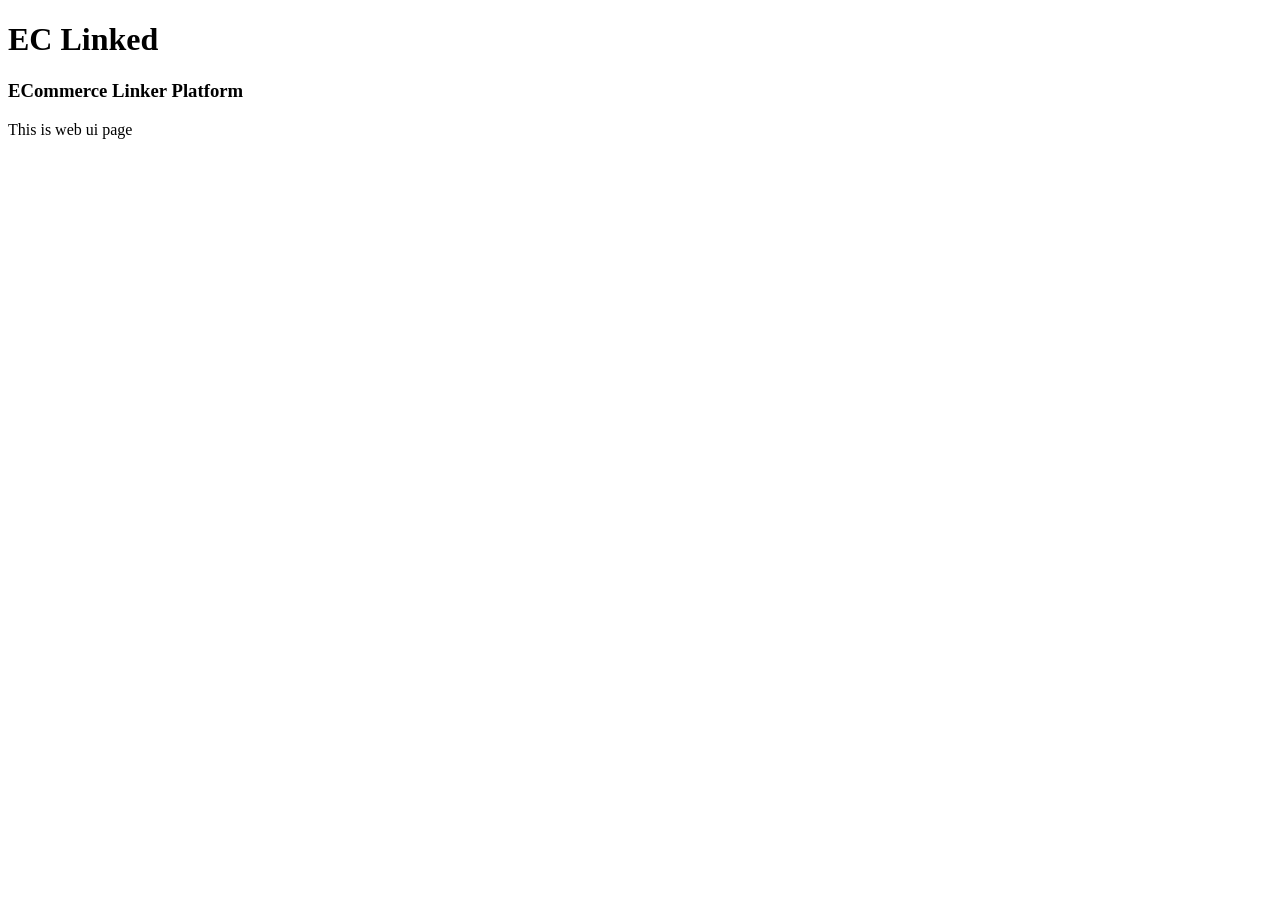
<file: Index.html>
<!DOCTYPE html>
<html lang="en">
<head>
    <meta charset="UTF-8">
    <title>Title</title>
</head>
<body>
<h1>EC Linked</h1>
<h3>ECommerce Linker Platform</h3>

<p>This is web ui page</p>
</body>
</html>
</file>
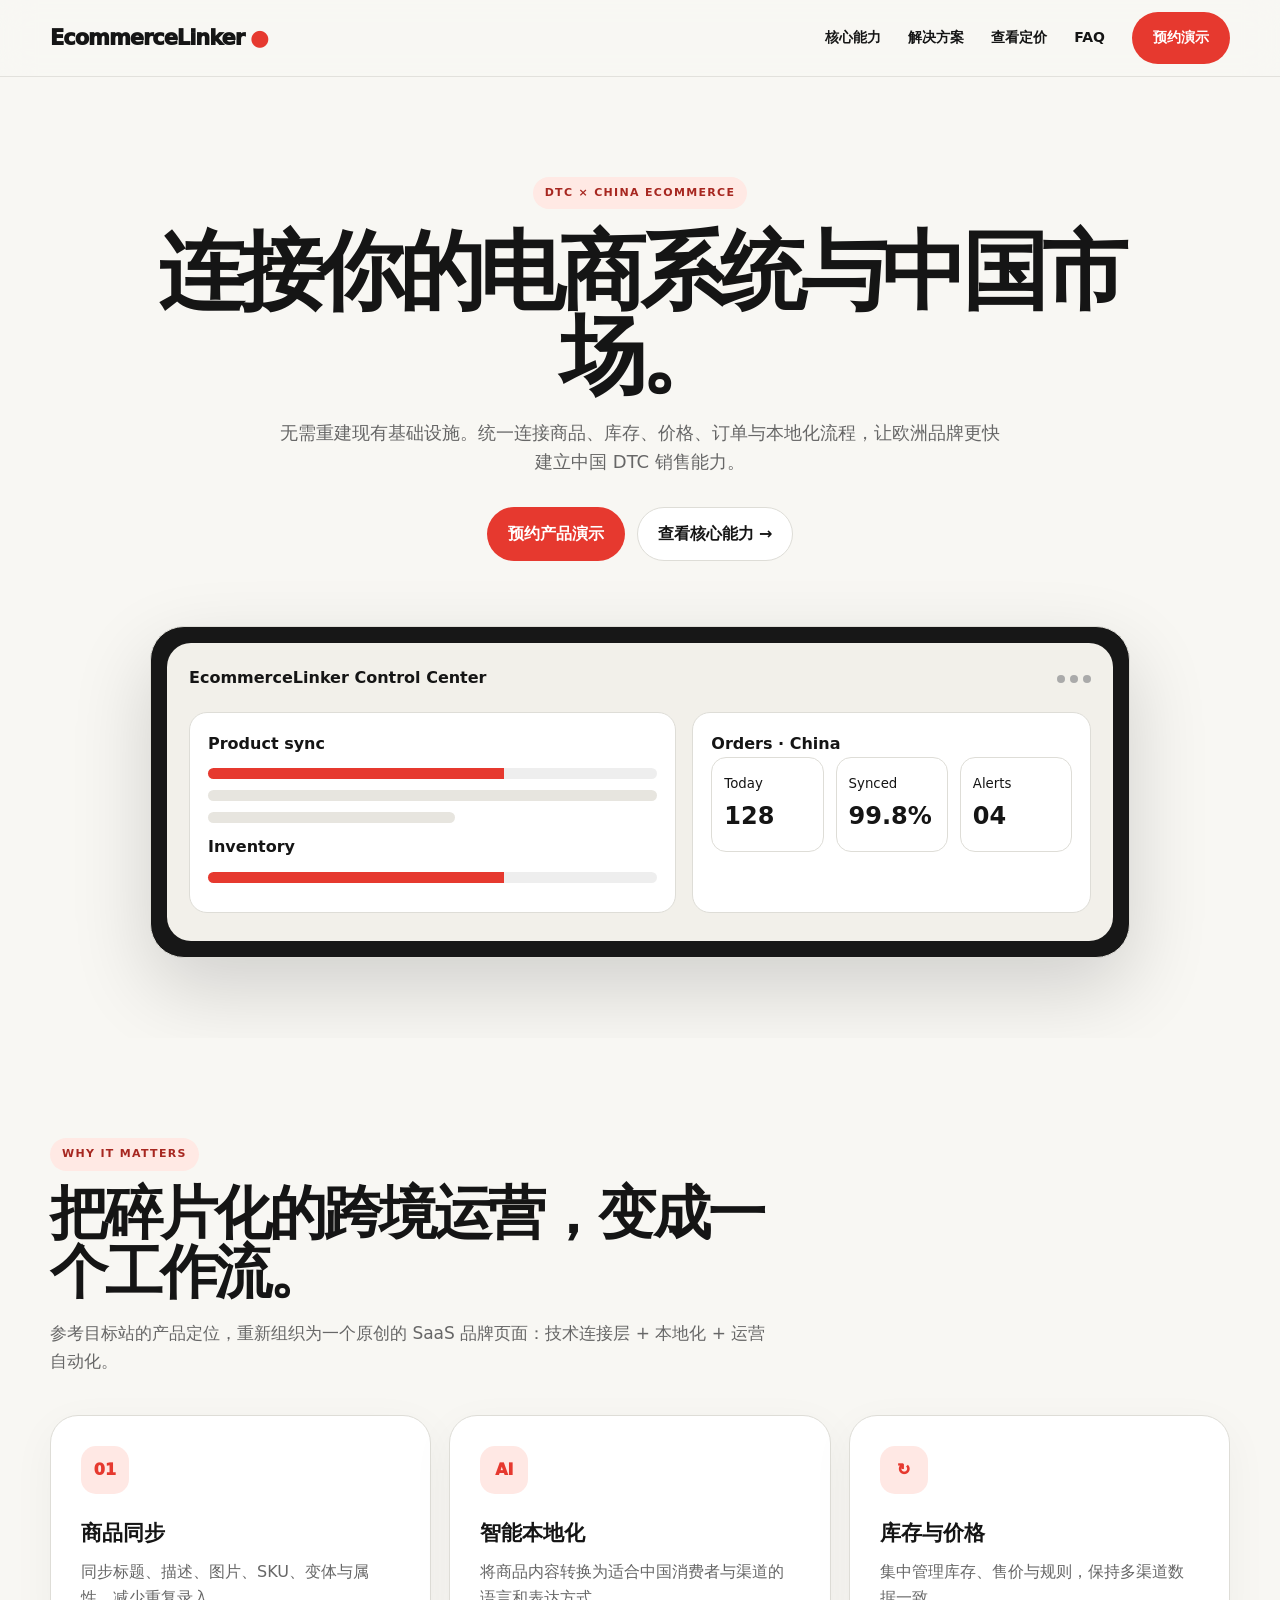
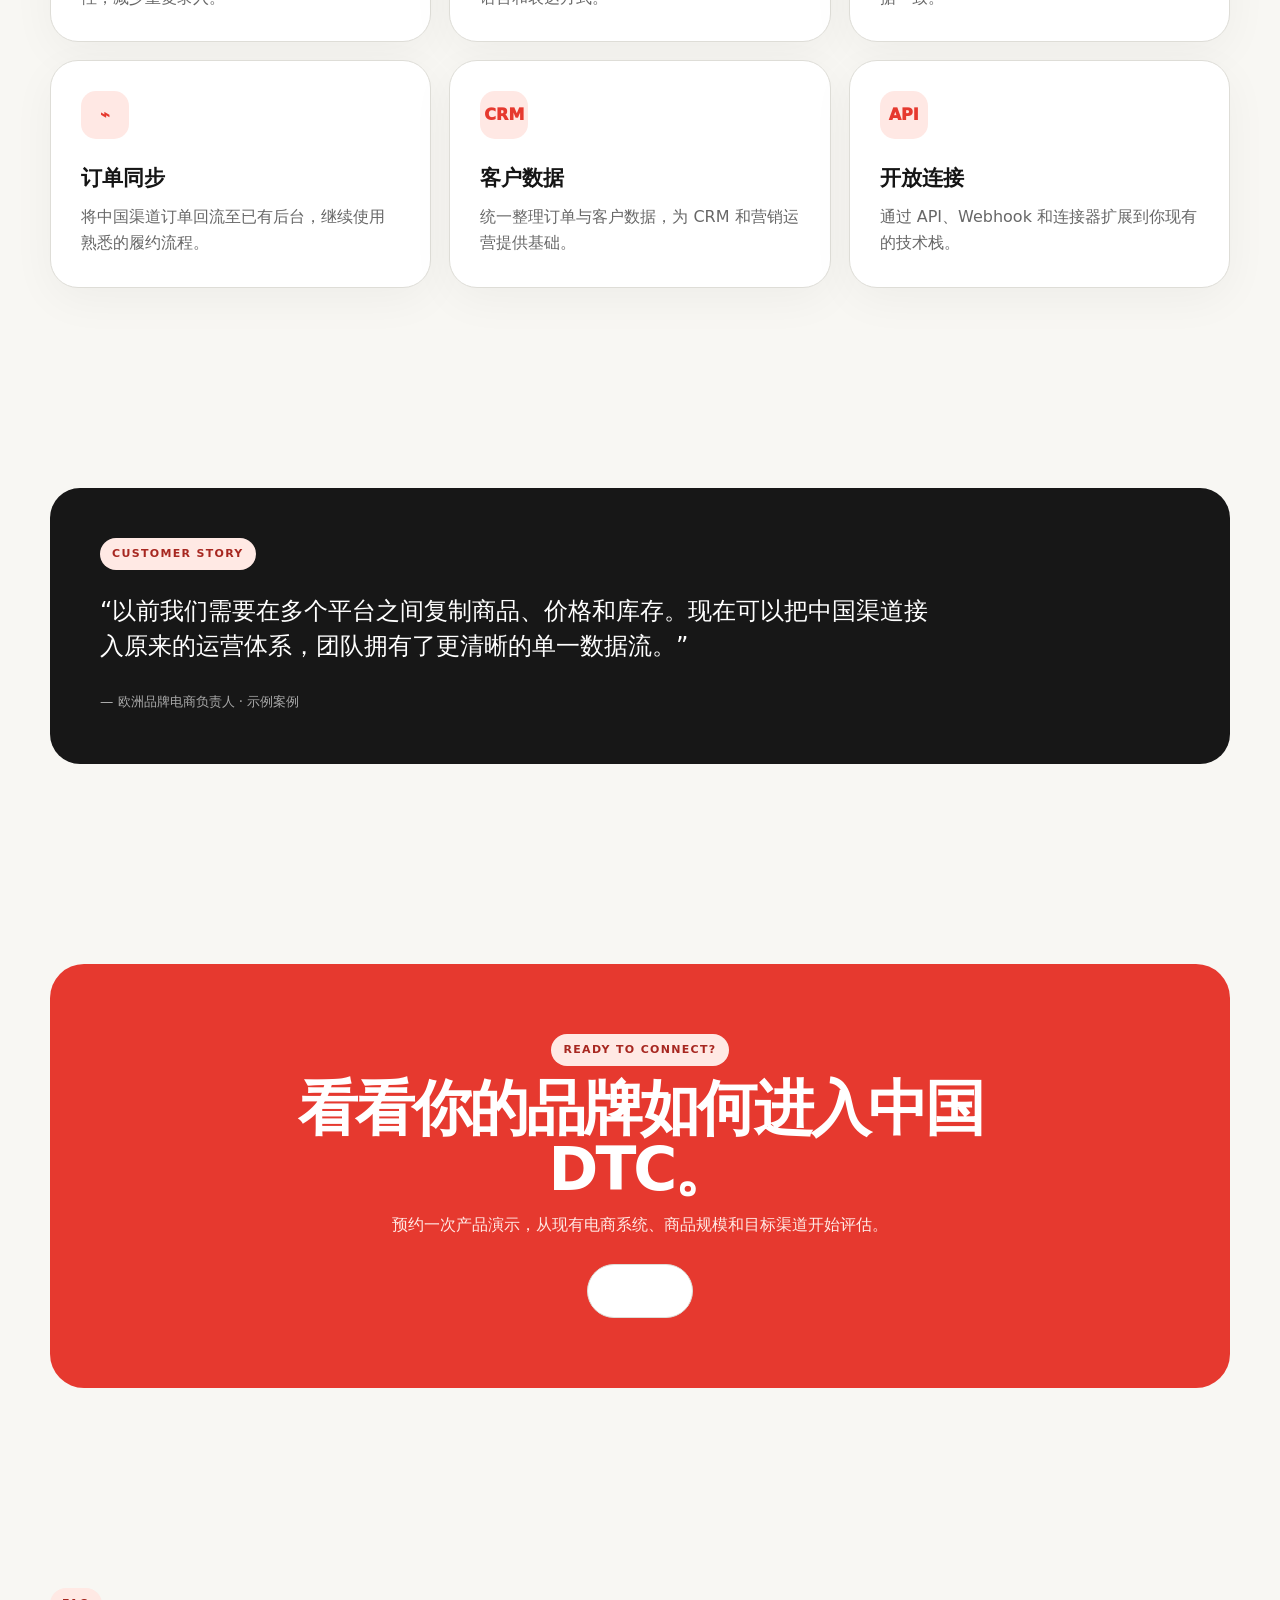
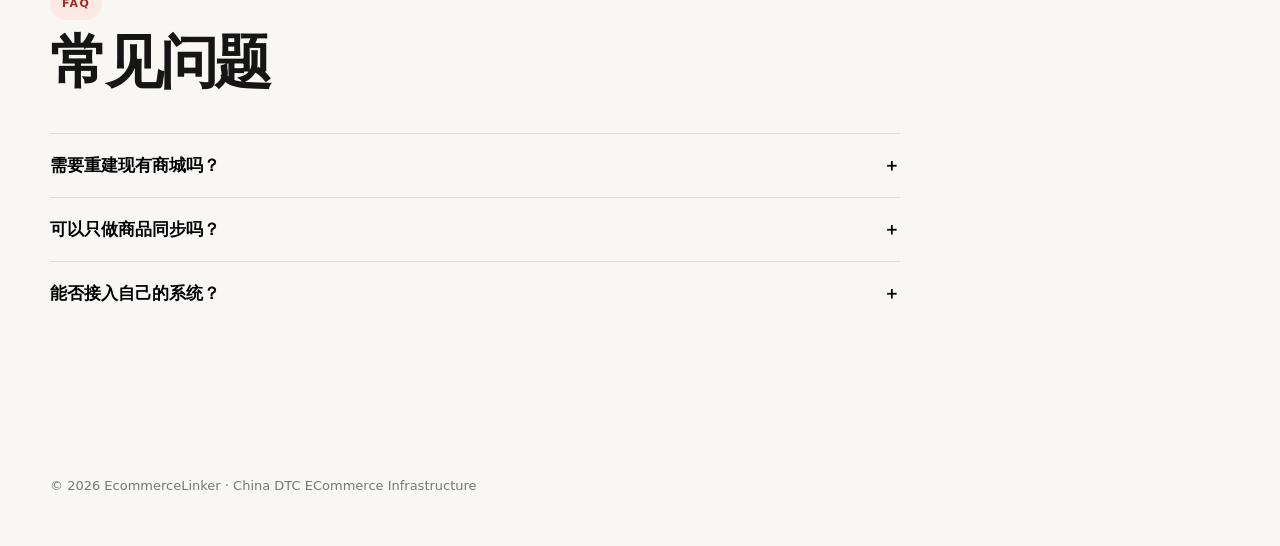
<file: index.html>
<!doctype html>
<html lang="zh-CN">
<head>
    <meta charset="utf-8">
    <meta name="viewport" content="width=device-width,initial-scale=1">
    <title>EcommerceLinker｜中国 DTC 连接平台</title>
    <link rel="stylesheet" href="assets/css/style.css">
</head>
<body>
<header class="nav">
    <div class="wrap navin">
        <a class="brand" href="index.html">Ecommerce<span>Linker</span><i> ●</i></a>
        <nav class="links">
            <a href="features.html">核心能力</a>
            <a href="solutions.html">解决方案</a>
            <a href="price.html">查看定价</a>
            <a href="#faq">FAQ</a>
            <a class="btn red" href="#demo">预约演示</a>
        </nav>
        <button class="menu">菜单</button>
    </div>
</header>
<main>
    <section class="hero">
        <div class="wrap"><span class="kicker">DTC × China ECommerce</span>
            <h1>连接你的电商系统与中国市场。</h1>
            <p>无需重建现有基础设施。统一连接商品、库存、价格、订单与本地化流程，让欧洲品牌更快建立中国 DTC 销售能力。</p>
            <div class="actions"><a class="btn red" href="#demo">预约产品演示</a><a class="btn light"
                                                                                    href="features.html">查看核心能力
                →</a></div>
            <div class="hero-art">
                <div class="dashboard">
                    <div class="dashhead"><strong>EcommerceLinker Control Center</strong>
                        <div class="dots"><span></span><span></span><span></span></div>
                    </div>
                    <div class="dashgrid">
                        <div class="panel"><b>Product sync</b>
                            <div class="line red"></div>
                            <div class="line"></div>
                            <div class="line short"></div>
                            <b>Inventory</b>
                            <div class="line red"></div>
                        </div>
                        <div class="panel"><b>Orders · China</b>
                            <div class="cards">
                                <div class="mini"><small>Today</small><br><b>128</b></div>
                                <div class="mini"><small>Synced</small><br><b>99.8%</b></div>
                                <div class="mini"><small>Alerts</small><br><b>04</b></div>
                            </div>
                        </div>
                    </div>
                </div>
            </div>
        </div>
    </section>
    <section class="section">
        <div class="wrap">
            <div class="head"><span class="kicker">WHY IT MATTERS</span>
                <h2>把碎片化的跨境运营，变成一个工作流。</h2>
                <p>参考目标站的产品定位，重新组织为一个原创的 SaaS 品牌页面：技术连接层 + 本地化 + 运营自动化。</p></div>
            <div class="features">
                <div class="card">
                    <div class="icon">01</div>
                    <h3>商品同步</h3>
                    <p>同步标题、描述、图片、SKU、变体与属性，减少重复录入。</p></div>
                <div class="card">
                    <div class="icon">AI</div>
                    <h3>智能本地化</h3>
                    <p>将商品内容转换为适合中国消费者与渠道的语言和表达方式。</p></div>
                <div class="card">
                    <div class="icon">↻</div>
                    <h3>库存与价格</h3>
                    <p>集中管理库存、售价与规则，保持多渠道数据一致。</p></div>
                <div class="card">
                    <div class="icon">⌁</div>
                    <h3>订单同步</h3>
                    <p>将中国渠道订单回流至已有后台，继续使用熟悉的履约流程。</p></div>
                <div class="card">
                    <div class="icon">CRM</div>
                    <h3>客户数据</h3>
                    <p>统一整理订单与客户数据，为 CRM 和营销运营提供基础。</p></div>
                <div class="card">
                    <div class="icon">API</div>
                    <h3>开放连接</h3>
                    <p>通过 API、Webhook 和连接器扩展到你现有的技术栈。</p></div>
            </div>
        </div>
    </section>
    <section class="section">
        <div class="wrap">
            <div class="quote"><span class="kicker">CUSTOMER STORY</span>
                <p>
                    “以前我们需要在多个平台之间复制商品、价格和库存。现在可以把中国渠道接入原来的运营体系，团队拥有了更清晰的单一数据流。”</p>
                <small>— 欧洲品牌电商负责人 · 示例案例</small></div>
        </div>
    </section>
    <section class="section" id="demo">
        <div class="wrap">
            <div class="cta"><span class="kicker">READY TO CONNECT?</span>
                <h2>看看你的品牌如何进入中国 DTC。</h2>
                <p>预约一次产品演示，从现有电商系统、商品规模和目标渠道开始评估。</p>
                <a class="btn light" href="mailto:hello@example.com">预约演示</a>
            </div>
        </div>
    </section>
    <section class="section" id="faq">
        <div class="wrap">
            <div class="head"><span class="kicker">FAQ</span>
                <h2>常见问题</h2></div>
            <div class="faq">
                <div class="faqitem">
                    <button class="faqq">需要重建现有商城吗？<span>＋</span></button>
                    <div class="faqa">不需要。产品定位是连接层，重点是把现有电商后台与中国销售渠道和本地化流程连接起来。
                    </div>
                </div>
                <div class="faqitem">
                    <button class="faqq">可以只做商品同步吗？<span>＋</span></button>
                    <div class="faqa">可以。不同模块可以根据业务阶段组合，例如先同步商品，再逐步加入库存、订单和客户数据。
                    </div>
                </div>
                <div class="faqitem">
                    <button class="faqq">能否接入自己的系统？<span>＋</span></button>
                    <div class="faqa">可以通过 API 或 Webhook 设计定制连接。具体接口范围需要根据你的现有系统评估。</div>
                </div>
            </div>
        </div>
    </section>
</main>
<footer class="footer">
    <div class="wrap">© 2026 EcommerceLinker · China DTC ECommerce Infrastructure</div>
</footer>
<script src="assets/js/app.js"></script>
</body>
</html>
</file>
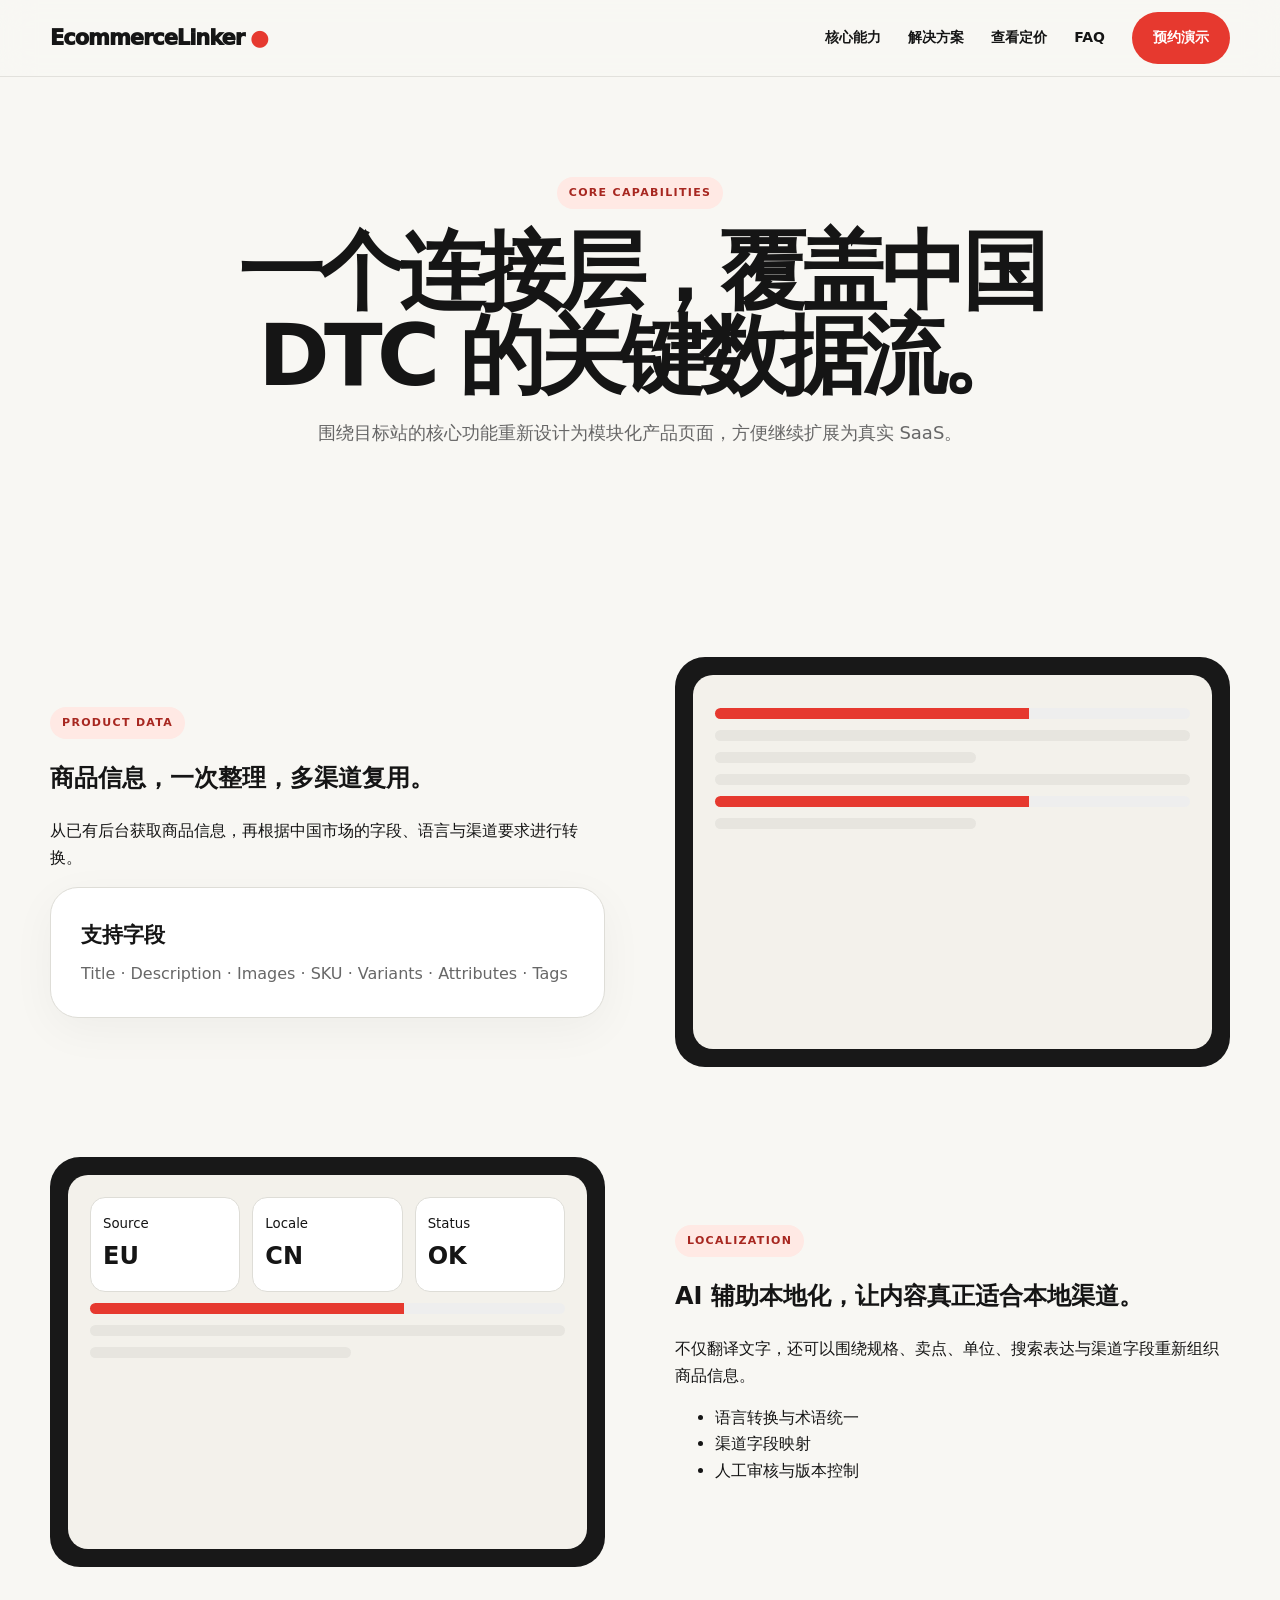
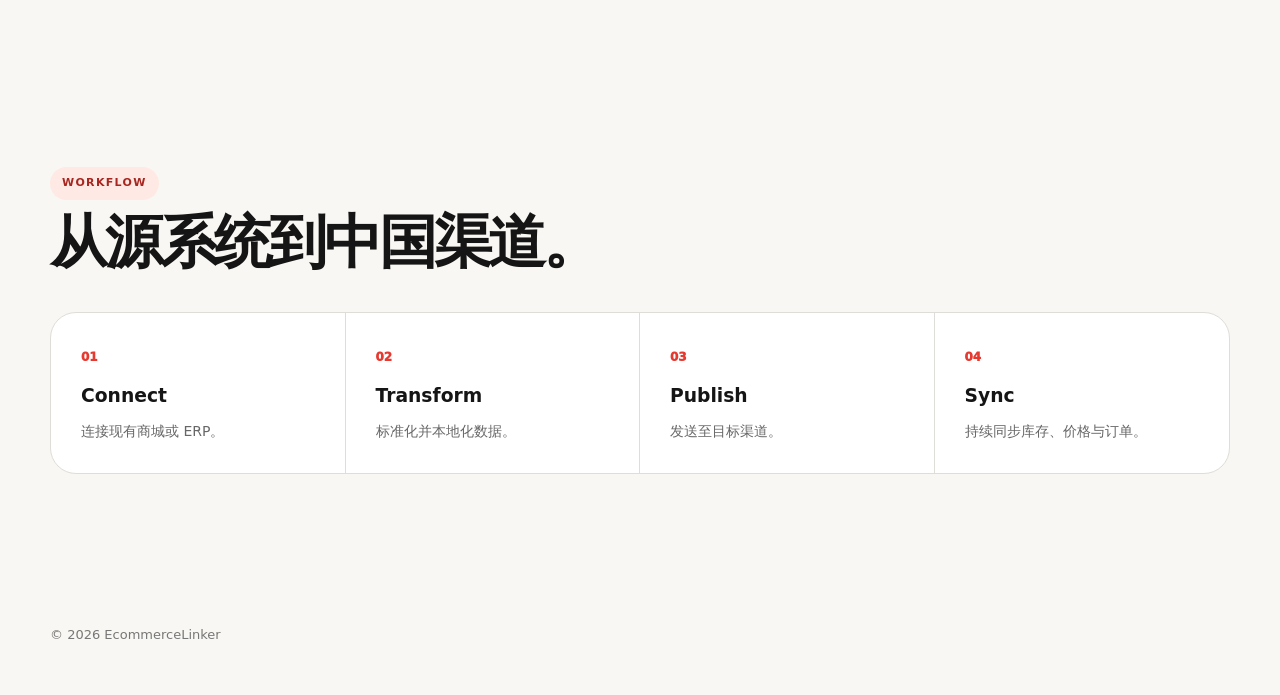
<file: features.html>
<!doctype html>
<html lang="zh-CN">
<head>
    <meta charset="utf-8">
    <meta name="viewport" content="width=device-width,initial-scale=1">
    <title>核心能力｜EcommerceLinker</title>
    <link rel="stylesheet" href="assets/css/style.css">
</head>
<body>
<header class="nav">
    <div class="wrap navin"><a class="brand" href="index.html">Ecommerce<span>Linker</span><i> ●</i></a>
        <nav class="links">
            <a href="features.html">核心能力</a>
            <a href="solutions.html">解决方案</a>
            <a href="price.html">查看定价</a>
            <a href="index.html#faq">FAQ</a>
            <a class="btn red" href="index.html#demo">预约演示</a>
        </nav>
        <button class="menu">菜单</button>
    </div>
</header>
<main>
    <section class="hero">
        <div class="wrap"><span class="kicker">CORE CAPABILITIES</span>
            <h1>一个连接层，覆盖中国 DTC 的关键数据流。</h1>
            <p>围绕目标站的核心功能重新设计为模块化产品页面，方便继续扩展为真实 SaaS。</p></div>
    </section>
    <section class="section">
        <div class="wrap">
            <div class="split">
                <div><span class="kicker">PRODUCT DATA</span>
                    <h2>商品信息，一次整理，多渠道复用。</h2>
                    <p>从已有后台获取商品信息，再根据中国市场的字段、语言与渠道要求进行转换。</p>
                    <div class="card"><h3>支持字段</h3>
                        <p>Title · Description · Images · SKU · Variants · Attributes · Tags</p></div>
                </div>
                <div class="visual">
                    <div class="screen">
                        <div class="line red"></div>
                        <div class="line"></div>
                        <div class="line short"></div>
                        <div class="line"></div>
                        <div class="line red"></div>
                        <div class="line short"></div>
                    </div>
                </div>
            </div>
            <div class="split" style="margin-top:90px">
                <div class="visual">
                    <div class="screen">
                        <div class="cards">
                            <div class="mini"><small>Source</small><br><b>EU</b></div>
                            <div class="mini"><small>Locale</small><br><b>CN</b></div>
                            <div class="mini"><small>Status</small><br><b>OK</b></div>
                        </div>
                        <div class="line red"></div>
                        <div class="line"></div>
                        <div class="line short"></div>
                    </div>
                </div>
                <div><span class="kicker">LOCALIZATION</span>
                    <h2>AI 辅助本地化，让内容真正适合本地渠道。</h2>
                    <p>不仅翻译文字，还可以围绕规格、卖点、单位、搜索表达与渠道字段重新组织商品信息。</p>
                    <ul>
                        <li>语言转换与术语统一</li>
                        <li>渠道字段映射</li>
                        <li>人工审核与版本控制</li>
                    </ul>
                </div>
            </div>
        </div>
    </section>
    <section class="section">
        <div class="wrap">
            <div class="head"><span class="kicker">WORKFLOW</span>
                <h2>从源系统到中国渠道。</h2></div>
            <div class="workflow">
                <div class="step"><span class="num">01</span>
                    <h3>Connect</h3>
                    <p>连接现有商城或 ERP。</p></div>
                <div class="step"><span class="num">02</span>
                    <h3>Transform</h3>
                    <p>标准化并本地化数据。</p></div>
                <div class="step"><span class="num">03</span>
                    <h3>Publish</h3>
                    <p>发送至目标渠道。</p></div>
                <div class="step"><span class="num">04</span>
                    <h3>Sync</h3>
                    <p>持续同步库存、价格与订单。</p></div>
            </div>
        </div>
    </section>
</main>
<footer class="footer">
    <div class="wrap">© 2026 EcommerceLinker</div>
</footer>
<script src="assets/js/app.js"></script>
</body>
</html>
</file>
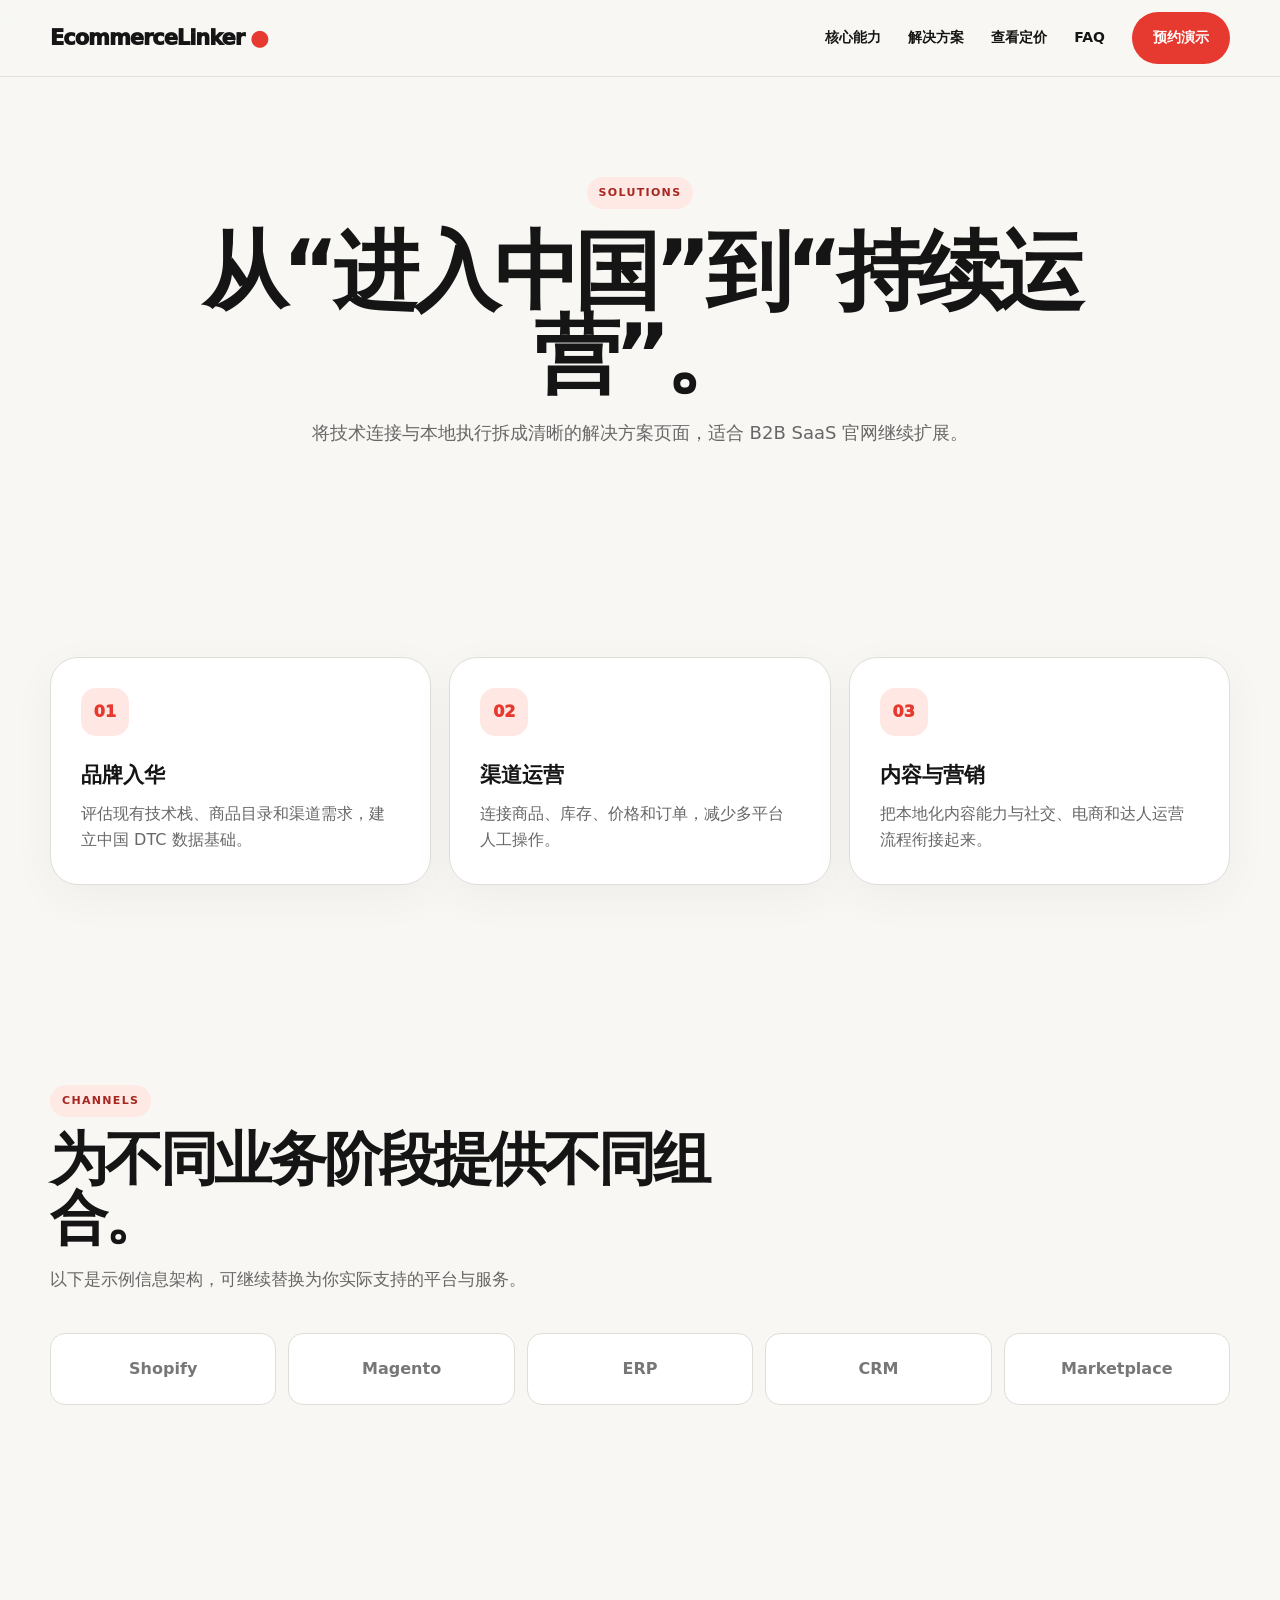
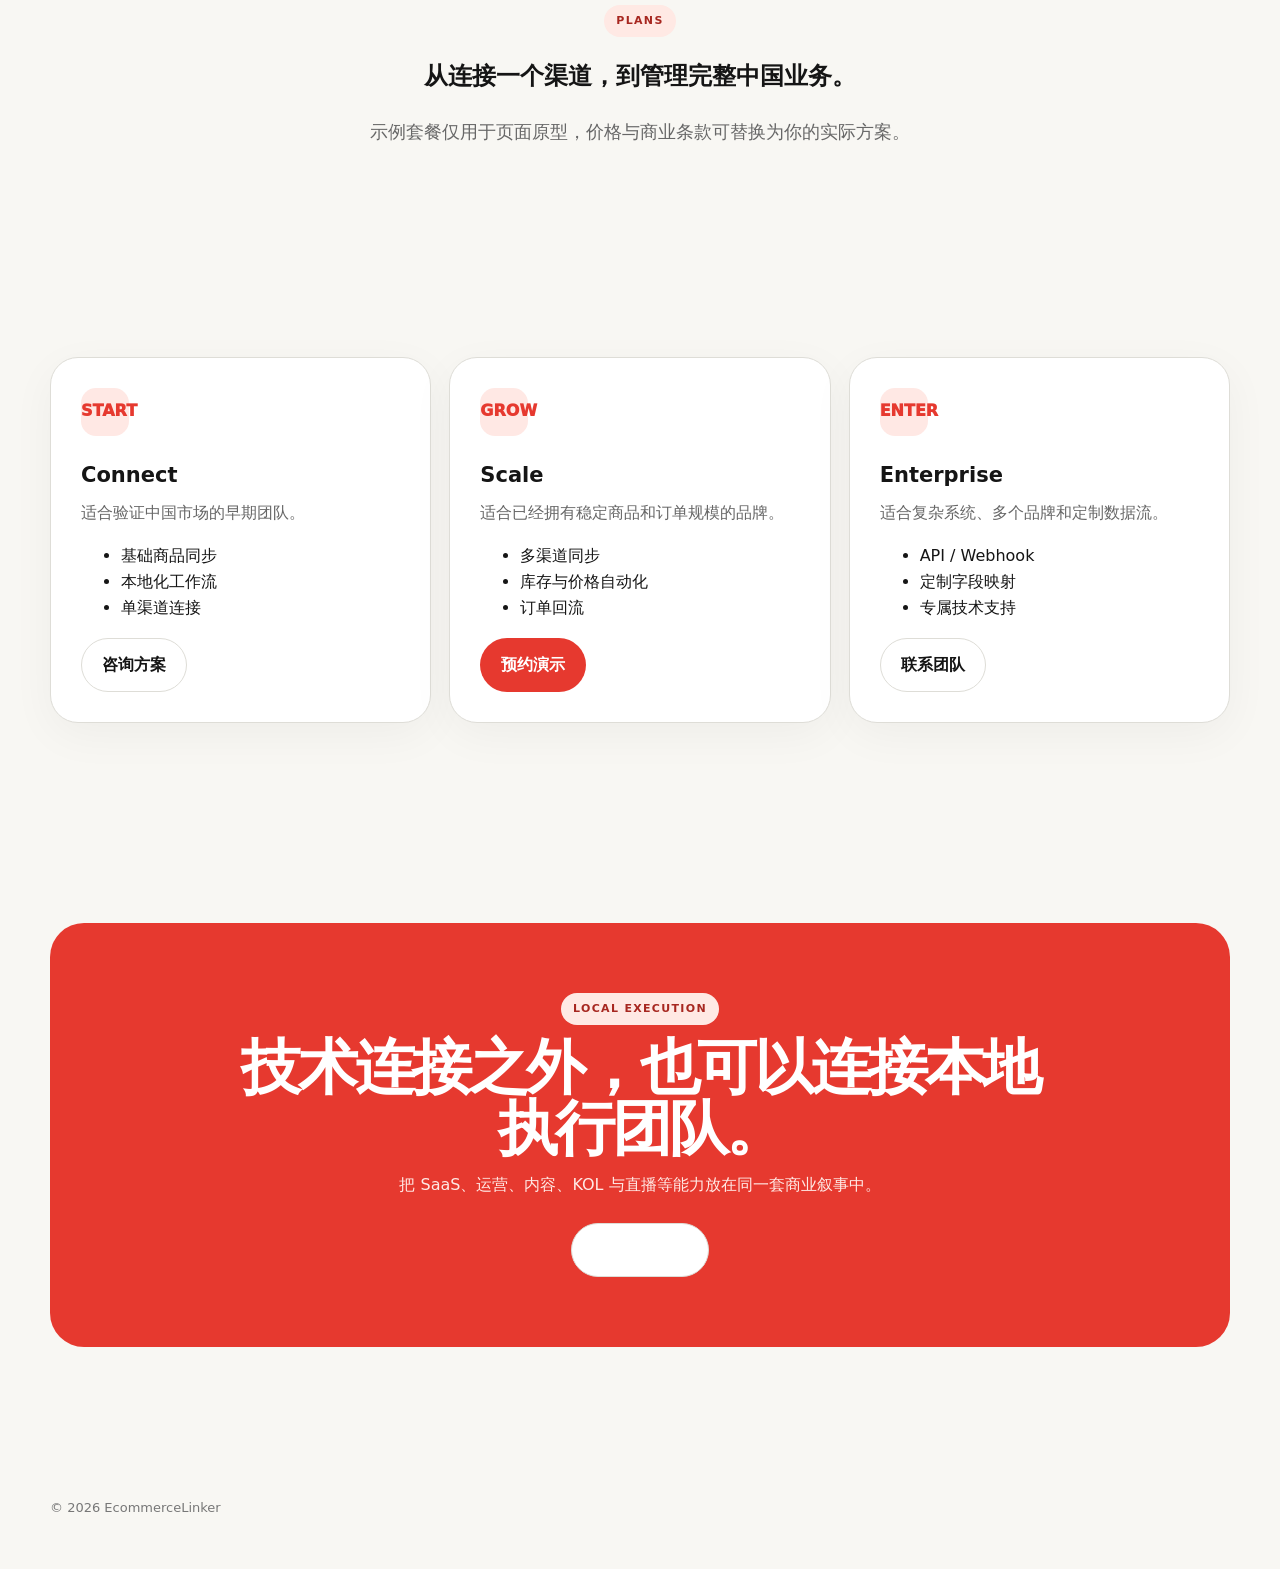
<file: solutions.html>
<!doctype html>
<html lang="zh-CN">
<head>
    <meta charset="utf-8">
    <meta name="viewport" content="width=device-width,initial-scale=1">
    <title>解决方案｜EcommerceLinker</title>
    <link rel="stylesheet" href="assets/css/style.css">
</head>
<body>
<header class="nav">
    <div class="wrap navin"><a class="brand" href="index.html">Ecommerce<span>Linker</span><i> ●</i></a>
        <nav class="links">
            <a href="features.html">核心能力</a>
            <a href="solutions.html">解决方案</a>
            <a href="price.html">查看定价</a>
            <a href="index.html#faq">FAQ</a>
            <a class="btn red" href="index.html#demo">预约演示</a>
        </nav>
        <button class="menu">菜单</button>
    </div>
</header>
<main>
    <section class="hero">
        <div class="wrap"><span class="kicker">SOLUTIONS</span>
            <h1>从“进入中国”到“持续运营”。</h1>
            <p>将技术连接与本地执行拆成清晰的解决方案页面，适合 B2B SaaS 官网继续扩展。</p></div>
    </section>
    <section class="section">
        <div class="wrap">
            <div class="features">
                <div class="card">
                    <div class="icon">01</div>
                    <h3>品牌入华</h3>
                    <p>评估现有技术栈、商品目录和渠道需求，建立中国 DTC 数据基础。</p></div>
                <div class="card">
                    <div class="icon">02</div>
                    <h3>渠道运营</h3>
                    <p>连接商品、库存、价格和订单，减少多平台人工操作。</p></div>
                <div class="card">
                    <div class="icon">03</div>
                    <h3>内容与营销</h3>
                    <p>把本地化内容能力与社交、电商和达人运营流程衔接起来。</p></div>
            </div>
        </div>
    </section>
    <section class="section">
        <div class="wrap">
            <div class="head"><span class="kicker">CHANNELS</span>
                <h2>为不同业务阶段提供不同组合。</h2>
                <p>以下是示例信息架构，可继续替换为你实际支持的平台与服务。</p></div>
            <div class="logos">
                <div class="logoitem">Shopify</div>
                <div class="logoitem">Magento</div>
                <div class="logoitem">ERP</div>
                <div class="logoitem">CRM</div>
                <div class="logoitem">Marketplace</div>
            </div>
        </div>
    </section>

    <section class="hero">
        <div class="wrap"><span class="kicker">PLANS</span>
            <h2>从连接一个渠道，到管理完整中国业务。</h2>
            <p>示例套餐仅用于页面原型，价格与商业条款可替换为你的实际方案。</p></div>
    </section>
    <section class="section">
        <div class="wrap">
            <div class="features">
                <div class="card">
                    <div class="icon">START</div>
                    <h3>Connect</h3>
                    <p>适合验证中国市场的早期团队。</p>
                    <ul>
                        <li>基础商品同步</li>
                        <li>本地化工作流</li>
                        <li>单渠道连接</li>
                    </ul>
                    <a class="btn light" href="index.html#demo">咨询方案</a></div>
                <div class="card">
                    <div class="icon">GROW</div>
                    <h3>Scale</h3>
                    <p>适合已经拥有稳定商品和订单规模的品牌。</p>
                    <ul>
                        <li>多渠道同步</li>
                        <li>库存与价格自动化</li>
                        <li>订单回流</li>
                    </ul>
                    <a class="btn red" href="index.html#demo">预约演示</a></div>
                <div class="card">
                    <div class="icon">ENTER</div>
                    <h3>Enterprise</h3>
                    <p>适合复杂系统、多个品牌和定制数据流。</p>
                    <ul>
                        <li>API / Webhook</li>
                        <li>定制字段映射</li>
                        <li>专属技术支持</li>
                    </ul>
                    <a class="btn light" href="index.html#demo">联系团队</a></div>
            </div>
        </div>
    </section>


    <section class="section">
        <div class="wrap">
            <div class="cta"><span class="kicker">LOCAL EXECUTION</span>
                <h2>技术连接之外，也可以连接本地执行团队。</h2>
                <p>把 SaaS、运营、内容、KOL 与直播等能力放在同一套商业叙事中。</p>
                <a class="btn light" href="index.html#demo">讨论你的业务</a>
            </div>
        </div>
    </section>
</main>
<footer class="footer">
    <div class="wrap">© 2026 EcommerceLinker</div>
</footer>
<script src="assets/js/app.js"></script>
</body>
</html>
</file>
<file: assets/css/style.css>
:root {
  --ink: #151515;
  --muted: #676767;
  --bg: #f8f7f3;
  --paper: #fff;
  --accent: #e6392f;
  --accent2: #ff6b35;
  --line: #deddd7;
  --max: 1180px;
  --r: 28px;
}
* {
  box-sizing: border-box;
}
html {
  scroll-behavior: smooth;
}
body {
  margin: 0;
  font-family: Inter, ui-sans-serif, system-ui, -apple-system,
    BlinkMacSystemFont, "Segoe UI", sans-serif;
  color: var(--ink);
  background: var(--bg);
  line-height: 1.65;
}
a {
  text-decoration: none;
  color: inherit;
}
.wrap {
  width: min(var(--max), calc(100% - 40px));
  margin: auto;
}
.nav {
  position: sticky;
  top: 0;
  z-index: 30;
  background: rgba(248, 247, 243, 0.88);
  backdrop-filter: blur(16px);
  border-bottom: 1px solid rgba(222, 221, 215, 0.8);
}
.navin {
  height: 76px;
  display: flex;
  align-items: center;
  justify-content: space-between;
}
.brand {
  font-size: 21px;
  font-weight: 950;
  letter-spacing: -0.05em;
}
.brand i {
  color: var(--accent);
  font-style: normal;
}
.links {
  display: flex;
  gap: 27px;
  align-items: center;
  font-size: 14px;
  font-weight: 700;
}
.links a:hover {
  color: var(--accent);
}
.menu {
  display: none;
  border: 1px solid var(--line);
  background: #fff;
  border-radius: 12px;
  padding: 9px 12px;
}
.btn {
  display: inline-flex;
  align-items: center;
  justify-content: center;
  border-radius: 999px;
  padding: 13px 20px;
  font-weight: 850;
  border: 1px solid transparent;
  transition: 0.2s;
}
.btn.red {
  background: var(--accent);
  color: #fff;
}
.btn.red:hover {
  transform: translateY(-2px);
  background: #c92f28;
}
.btn.light {
  background: #fff;
  border-color: var(--line);
}
.hero {
  padding: 100px 0 80px;
  text-align: center;
  overflow: hidden;
}
.kicker {
  display: inline-flex;
  align-items: center;
  gap: 7px;
  padding: 7px 12px;
  border-radius: 999px;
  background: #ffe9e4;
  color: #a72720;
  font-size: 11px;
  font-weight: 900;
  letter-spacing: 0.12em;
  text-transform: uppercase;
}
.hero h1 {
  max-width: 1000px;
  margin: 20px auto;
  font-size: clamp(48px, 7vw, 86px);
  line-height: 0.98;
  letter-spacing: -0.065em;
}
.hero p {
  max-width: 720px;
  margin: 0 auto 30px;
  color: var(--muted);
  font-size: 18px;
}
.actions {
  display: flex;
  gap: 12px;
  justify-content: center;
  flex-wrap: wrap;
}
.hero-art {
  margin: 65px auto 0;
  max-width: 980px;
  min-height: 330px;
  border: 1px solid var(--line);
  border-radius: 34px;
  background: #171717;
  padding: 16px;
  box-shadow: 0 30px 80px rgba(0, 0, 0, 0.16);
}
.dashboard {
  background: #f2f0ea;
  border-radius: 24px;
  height: 100%;
  min-height: 298px;
  padding: 22px;
}
.dashhead {
  display: flex;
  justify-content: space-between;
  align-items: center;
  margin-bottom: 20px;
}
.dots {
  display: flex;
  gap: 5px;
}
.dots span {
  width: 8px;
  height: 8px;
  border-radius: 50%;
  background: #aaa;
}
.dashgrid {
  display: grid;
  grid-template-columns: 1.1fr 0.9fr;
  gap: 16px;
}
.panel {
  background: #fff;
  border: 1px solid #deddd7;
  border-radius: 18px;
  padding: 18px;
  text-align: left;
}
.line {
  height: 11px;
  background: #e7e5df;
  border-radius: 99px;
  margin: 11px 0;
}
.line.red {
  background: linear-gradient(90deg, var(--accent) 0 66%, #eee 66%);
}
.line.short {
  width: 55%;
}
.cards {
  display: grid;
  grid-template-columns: repeat(3, 1fr);
  gap: 12px;
}
.mini {
  height: 95px;
  background: #fff;
  border: 1px solid #deddd7;
  border-radius: 15px;
  padding: 12px;
}
.mini b {
  font-size: 24px;
}
.section {
  padding: 100px 0;
}
.head {
  max-width: 730px;
  margin-bottom: 40px;
}
.head h2 {
  font-size: clamp(34px, 5vw, 58px);
  line-height: 1.02;
  letter-spacing: -0.055em;
  margin: 13px 0;
}
.head p {
  color: var(--muted);
  font-size: 17px;
}
.features {
  display: grid;
  grid-template-columns: repeat(3, 1fr);
  gap: 18px;
}
.card {
  background: #fff;
  border: 1px solid var(--line);
  border-radius: var(--r);
  padding: 30px;
  box-shadow: 0 12px 45px rgba(20, 20, 20, 0.045);
}
.icon {
  width: 48px;
  height: 48px;
  border-radius: 15px;
  background: #ffe8e4;
  color: var(--accent);
  display: grid;
  place-items: center;
  font-weight: 950;
  margin-bottom: 22px;
}
.card h3 {
  font-size: 21px;
  margin: 0 0 8px;
}
.card p {
  color: var(--muted);
  margin: 0;
}
.split {
  display: grid;
  grid-template-columns: 1fr 1fr;
  gap: 70px;
  align-items: center;
}
.visual {
  background: #181818;
  border-radius: 30px;
  padding: 18px;
  min-height: 410px;
}
.visual .screen {
  background: #f3f1eb;
  border-radius: 20px;
  height: 100%;
  min-height: 374px;
  padding: 22px;
}
.workflow {
  display: grid;
  grid-template-columns: repeat(4, 1fr);
  border: 1px solid var(--line);
  background: #fff;
  border-radius: 26px;
  overflow: hidden;
}
.step {
  padding: 30px;
  border-right: 1px solid var(--line);
}
.step:last-child {
  border: 0;
}
.num {
  font-size: 12px;
  font-weight: 950;
  color: var(--accent);
}
.step h3 {
  margin: 12px 0 8px;
}
.step p {
  margin: 0;
  color: var(--muted);
  font-size: 14px;
}
.logos {
  display: grid;
  grid-template-columns: repeat(5, 1fr);
  gap: 12px;
}
.logoitem {
  height: 72px;
  border: 1px solid var(--line);
  border-radius: 15px;
  display: grid;
  place-items: center;
  background: #fff;
  font-weight: 900;
  color: #777;
}
.quote {
  background: #171717;
  color: #fff;
  border-radius: 30px;
  padding: 50px;
}
.quote p {
  font-size: 24px;
  line-height: 1.45;
  max-width: 850px;
}
.quote small {
  color: #aaa;
}
.cta {
  background: var(--accent);
  color: #fff;
  border-radius: 34px;
  padding: 70px;
  text-align: center;
}
.cta h2 {
  font-size: clamp(35px, 5vw, 60px);
  line-height: 1.02;
  letter-spacing: -0.05em;
  margin: 12px auto;
  max-width: 800px;
}
.cta p {
  max-width: 650px;
  margin: 0 auto 25px;
  color: #ffe9e5;
}
.footer {
  padding: 50px 0;
  color: #777;
  font-size: 13px;
}
.faq {
  max-width: 850px;
}
.faqitem {
  border-top: 1px solid var(--line);
}
.faqq {
  width: 100%;
  padding: 20px 0;
  border: 0;
  background: transparent;
  text-align: left;
  font-size: 17px;
  font-weight: 850;
  display: flex;
  justify-content: space-between;
  cursor: pointer;
}
.faqa {
  display: none;
  color: var(--muted);
  padding: 0 0 20px;
}
.faqitem.open .faqa {
  display: block;
}
@media (max-width: 850px) {
  .links {
    display: none;
  }
  .menu {
    display: block;
  }
  .features,
  .split,
  .workflow,
  .logos {
    grid-template-columns: 1fr 1fr;
  }
  .workflow .step:nth-child(2) {
    border-right: 0;
  }
  .workflow .step {
    border-bottom: 1px solid var(--line);
  }
  .dashgrid {
    grid-template-columns: 1fr;
  }
  .hero {
    padding-top: 70px;
  }
  .section {
    padding: 70px 0;
  }
}
@media (max-width: 560px) {
  .wrap {
    width: calc(100% - 28px);
  }
  .features,
  .split,
  .workflow,
  .logos {
    grid-template-columns: 1fr;
  }
  .step {
    border-right: 0 !important;
  }
  .hero h1 {
    font-size: 49px;
  }
  .hero-art {
    border-radius: 24px;
  }
  .cards {
    grid-template-columns: 1fr;
  }
  .cta {
    padding: 45px 22px;
  }
  .quote {
    padding: 32px 24px;
  }
  .quote p {
    font-size: 19px;
  }
}
</file>
